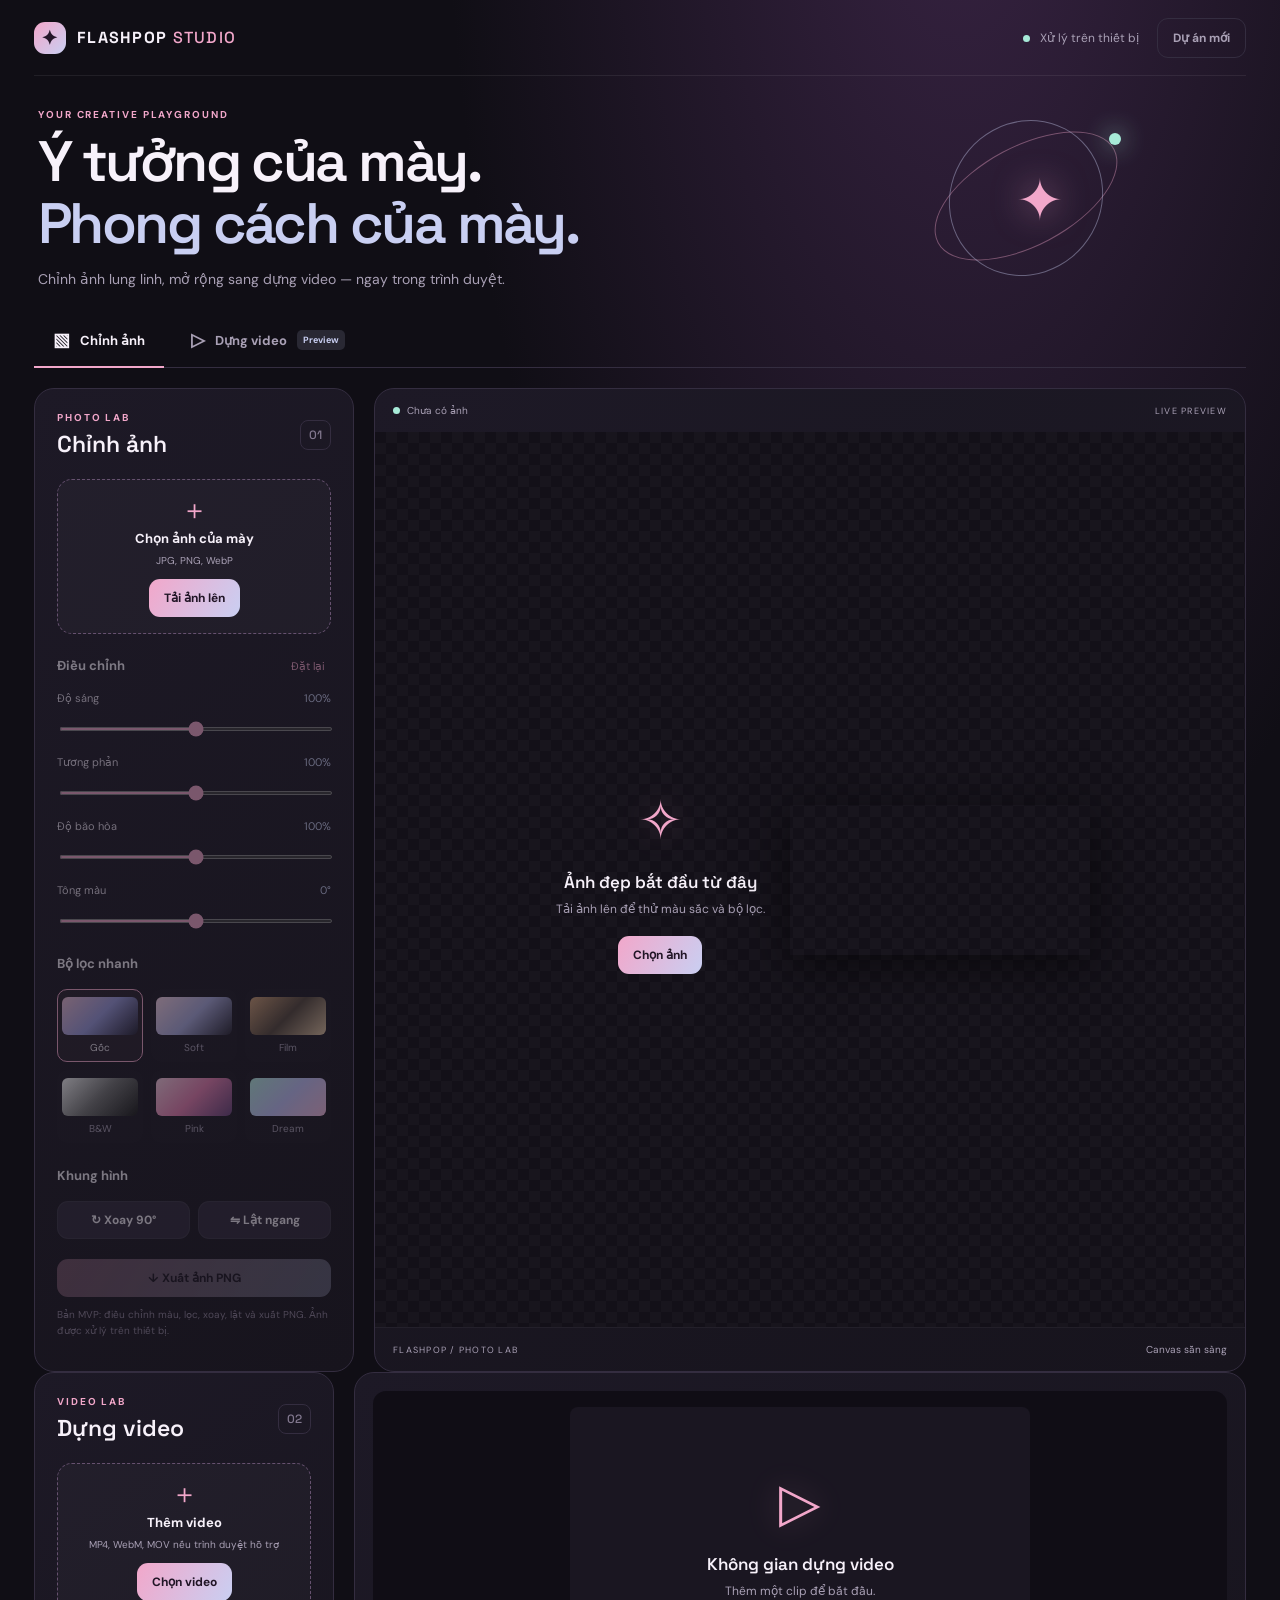
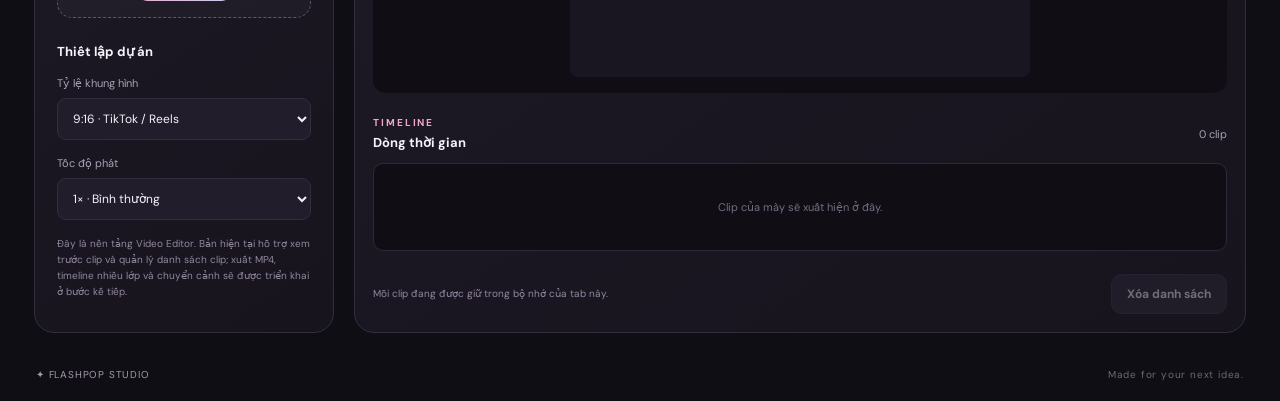
<file: src/index.html>
<!doctype html>
<html lang="vi">
<head>
  <meta charset="utf-8" />
  <meta name="viewport" content="width=device-width, initial-scale=1" />
  <meta name="theme-color" content="#17121f" />
  <meta name="description" content="FLASHPOP Studio — chỉnh ảnh và dựng video ngay trên trình duyệt." />
  <title>FLASHPOP Studio</title>
  <link rel="stylesheet" href="./css/styles.css" />
</head>
<body>
  <div class="app-shell">
    <header class="topbar">
      <a class="brand" href="#home" aria-label="FLASHPOP Studio trang chủ"><span class="brand-mark">✦</span><span>FLASHPOP <b>STUDIO</b></span></a>
      <div class="topbar-actions"><span class="local-badge"><i></i> Xử lý trên thiết bị</span><button class="button button-quiet" id="resetProjectBtn" type="button">Dự án mới</button></div>
    </header>

    <main>
      <section class="welcome" id="home">
        <div><p class="eyebrow">YOUR CREATIVE PLAYGROUND</p><h1>Ý tưởng của mày.<br><span>Phong cách của mày.</span></h1><p class="welcome-copy">Chỉnh ảnh lung linh, mở rộng sang dựng video — ngay trong trình duyệt.</p></div>
        <div class="welcome-orbit" aria-hidden="true"><span class="orbit orbit-one"></span><span class="orbit orbit-two"></span><span class="orbit-star">✦</span><span class="orbit-dot"></span></div>
      </section>

      <nav class="mode-tabs" aria-label="Chọn chế độ chỉnh sửa">
        <button class="mode-tab is-active" data-mode="photo" type="button"><span>▧</span> Chỉnh ảnh</button>
        <button class="mode-tab" data-mode="video" type="button"><span>▷</span> Dựng video <small>Preview</small></button>
      </nav>

      <section class="workspace photo-workspace" id="photoWorkspace">
        <aside class="tool-panel">
          <div class="panel-heading"><div><p class="eyebrow">PHOTO LAB</p><h2>Chỉnh ảnh</h2></div><span class="step-number">01</span></div>
          <label class="upload-zone" for="photoInput" id="photoDropZone"><span class="upload-icon">＋</span><strong>Chọn ảnh của mày</strong><span>JPG, PNG, WebP</span><span class="button button-primary">Tải ảnh lên</span><input id="photoInput" type="file" accept="image/*" /></label>
          <div class="controls disabled" id="photoControls" aria-disabled="true">
            <div class="control-heading"><h3>Điều chỉnh</h3><button id="resetAdjustmentsBtn" class="text-button" type="button">Đặt lại</button></div>
            <label class="range-control"><span>Độ sáng <output id="brightnessValue">100%</output></span><input id="brightness" type="range" min="40" max="160" value="100" /></label>
            <label class="range-control"><span>Tương phản <output id="contrastValue">100%</output></span><input id="contrast" type="range" min="40" max="160" value="100" /></label>
            <label class="range-control"><span>Độ bão hòa <output id="saturationValue">100%</output></span><input id="saturation" type="range" min="0" max="200" value="100" /></label>
            <label class="range-control"><span>Tông màu <output id="warmthValue">0°</output></span><input id="warmth" type="range" min="-40" max="40" value="0" /></label>
            <div class="control-heading filter-heading"><h3>Bộ lọc nhanh</h3></div>
            <div class="filter-grid">
              <button class="filter-chip is-selected" data-filter="original" type="button"><span class="filter-swatch swatch-original"></span>Gốc</button>
              <button class="filter-chip" data-filter="soft" type="button"><span class="filter-swatch swatch-soft"></span>Soft</button>
              <button class="filter-chip" data-filter="film" type="button"><span class="filter-swatch swatch-film"></span>Film</button>
              <button class="filter-chip" data-filter="mono" type="button"><span class="filter-swatch swatch-mono"></span>B&W</button>
              <button class="filter-chip" data-filter="pink" type="button"><span class="filter-swatch swatch-pink"></span>Pink</button>
              <button class="filter-chip" data-filter="dream" type="button"><span class="filter-swatch swatch-dream"></span>Dream</button>
            </div>
            <div class="control-heading"><h3>Khung hình</h3></div>
            <div class="button-row"><button class="button button-secondary" id="rotateBtn" type="button">↻ Xoay 90°</button><button class="button button-secondary" id="flipBtn" type="button">⇋ Lật ngang</button></div>
            <button class="button button-primary export-button" id="exportPhotoBtn" type="button" disabled>↓ Xuất ảnh PNG</button>
            <p class="hint">Bản MVP: điều chỉnh màu, lọc, xoay, lật và xuất PNG. Ảnh được xử lý trên thiết bị.</p>
          </div>
        </aside>

        <section class="preview-panel" aria-label="Xem trước ảnh">
          <div class="preview-toolbar"><div><span class="status-dot"></span><span id="photoStatus">Chưa có ảnh</span></div><span class="preview-label">LIVE PREVIEW</span></div>
          <div class="photo-stage" id="photoStage"><div class="empty-state" id="photoEmpty"><div class="empty-art">✧</div><h3>Ảnh đẹp bắt đầu từ đây</h3><p>Tải ảnh lên để thử màu sắc và bộ lọc.</p><button class="button button-primary" id="emptyUploadBtn" type="button">Chọn ảnh</button></div><canvas id="photoCanvas" hidden></canvas></div>
          <div class="preview-footer"><span>FLASHPOP / PHOTO LAB</span><span id="photoDimensions">Canvas sẵn sàng</span></div>
        </section>
      </section>

      <section class="workspace video-workspace" id="videoWorkspace" hidden>
        <aside class="tool-panel video-tools">
          <div class="panel-heading"><div><p class="eyebrow">VIDEO LAB</p><h2>Dựng video</h2></div><span class="step-number">02</span></div>
          <label class="upload-zone compact-upload" for="videoInput"><span class="upload-icon">＋</span><strong>Thêm video</strong><span>MP4, WebM, MOV nếu trình duyệt hỗ trợ</span><span class="button button-primary">Chọn video</span><input id="videoInput" type="file" accept="video/*" /></label>
          <div class="video-settings">
            <h3>Thiết lập dự án</h3>
            <label class="select-control">Tỷ lệ khung hình<select id="aspectRatio"><option value="9:16">9:16 · TikTok / Reels</option><option value="16:9">16:9 · YouTube</option><option value="1:1">1:1 · Vuông</option></select></label>
            <label class="select-control">Tốc độ phát<select id="playbackRate"><option value="0.5">0.5×</option><option value="0.75">0.75×</option><option value="1" selected>1× · Bình thường</option><option value="1.25">1.25×</option><option value="1.5">1.5×</option><option value="2">2×</option></select></label>
            <p class="hint">Đây là nền tảng Video Editor. Bản hiện tại hỗ trợ xem trước clip và quản lý danh sách clip; xuất MP4, timeline nhiều lớp và chuyển cảnh sẽ được triển khai ở bước kế tiếp.</p>
          </div>
        </aside>
        <section class="video-editor-panel">
          <div class="video-preview-wrap"><div class="video-preview" id="videoPreview"><div class="empty-state"><div class="empty-art">▷</div><h3>Không gian dựng video</h3><p>Thêm một clip để bắt đầu.</p></div></div></div>
          <div class="timeline-head"><div><p class="eyebrow">TIMELINE</p><h3>Dòng thời gian</h3></div><span id="clipCount">0 clip</span></div>
          <div class="timeline" id="timeline"><div class="timeline-empty">Clip của mày sẽ xuất hiện ở đây.</div></div>
          <div class="clip-list" id="clipList"></div>
          <div class="timeline-actions"><span class="hint">Mỗi clip đang được giữ trong bộ nhớ của tab này.</span><button class="button button-secondary" id="clearClipsBtn" type="button" disabled>Xóa danh sách</button></div>
        </section>
      </section>
    </main>
    <footer class="footer"><span>✦ FLASHPOP STUDIO</span><span>Made for your next idea.</span></footer>
  </div>
  <script type="module" src="./js/app.js"></script>
</body>
</html>
</file>
<file: src/css/styles.css>
@import url('https://fonts.googleapis.com/css2?family=DM+Sans:wght@400;500;600;700&family=Space+Grotesk:wght@400;500;600;700&display=swap');
:root{color-scheme:dark;--bg:#100e15;--panel:#1a1722;--panel-2:#211d2b;--line:#342d40;--text:#f7f1fa;--muted:#a9a0b5;--pink:#f2a7ca;--lav:#c9cff2;--mint:#a7ead8;--radius:20px;font-family:'DM Sans',sans-serif}*{box-sizing:border-box}body{margin:0;background:radial-gradient(ellipse at 75% -10%,#382343 0,transparent 38%),var(--bg);color:var(--text);min-height:100vh}button,input,select{font:inherit}button{cursor:pointer}button:focus-visible,input:focus-visible,select:focus-visible{outline:2px solid var(--pink);outline-offset:3px}.app-shell{max-width:1500px;margin:auto;padding:0 34px}.topbar{height:76px;display:flex;align-items:center;justify-content:space-between;border-bottom:1px solid #ffffff12}.brand{display:flex;gap:11px;align-items:center;color:var(--text);text-decoration:none;font:700 16px 'Space Grotesk',sans-serif;letter-spacing:.08em}.brand b{color:var(--pink);font-weight:500}.brand-mark{display:grid;place-items:center;width:32px;height:32px;border-radius:11px;background:linear-gradient(135deg,var(--pink),var(--lav));color:#241629;font-size:20px}.topbar-actions{display:flex;align-items:center;gap:18px}.local-badge{font-size:12px;color:var(--muted)}.local-badge i,.status-dot{display:inline-block;width:7px;height:7px;border-radius:50%;background:var(--mint);margin-right:7px}.button{border:0;border-radius:11px;padding:11px 15px;font-weight:700;font-size:12px;transition:transform .15s,filter .15s}.button:hover{filter:brightness(1.08);transform:translateY(-1px)}.button:disabled{opacity:.4;cursor:not-allowed;transform:none}.button-primary{background:linear-gradient(120deg,var(--pink),var(--lav));color:#211526}.button-secondary{background:#302a3b;color:var(--text);border:1px solid #ffffff0e}.button-quiet{background:transparent;color:var(--muted);border:1px solid var(--line)}.welcome{min-height:225px;display:flex;align-items:center;justify-content:space-between;position:relative;overflow:hidden;padding:32px 4px 26px}.eyebrow{font-size:10px;letter-spacing:.19em;font-weight:700;color:var(--pink);margin:0 0 10px}.welcome h1{font:600 clamp(34px,4.5vw,57px)/1.08 'Space Grotesk',sans-serif;letter-spacing:-.045em;margin:0}.welcome h1 span{color:var(--lav)}.welcome-copy{color:var(--muted);font-size:14px;margin:16px 0 0}.welcome-orbit{width:220px;height:180px;position:relative;margin-right:8%;flex-shrink:0}.orbit{position:absolute;border:1px solid #f2a7ca65;border-radius:50%;transform:rotate(-28deg)}.orbit-one{width:200px;height:100px;top:38px;left:0}.orbit-two{width:150px;height:160px;top:10px;left:25px;transform:rotate(40deg);border-color:#c9cff265}.orbit-star{position:absolute;top:55px;left:90px;font-size:57px;color:var(--pink);text-shadow:0 0 35px #f2a7ca99}.orbit-dot{position:absolute;top:25px;right:25px;width:12px;height:12px;border-radius:50%;background:var(--mint);box-shadow:0 0 25px #a7ead8}.mode-tabs{display:flex;gap:8px;border-bottom:1px solid var(--line);margin-bottom:20px}.mode-tab{display:flex;align-items:center;gap:10px;background:transparent;border:0;border-bottom:2px solid transparent;color:var(--muted);padding:14px 19px;font-weight:700;font-size:13px;margin-bottom:-1px}.mode-tab>span{font-size:18px}.mode-tab.is-active{color:var(--text);border-bottom-color:var(--pink)}.mode-tab small{font-size:9px;background:#c9cff222;color:var(--lav);padding:4px 6px;border-radius:5px}.workspace{display:grid;grid-template-columns:minmax(270px,340px) minmax(0,1fr);gap:20px;align-items:stretch}.tool-panel,.preview-panel,.video-editor-panel{background:linear-gradient(145deg,#1d1926,#17141d);border:1px solid var(--line);border-radius:var(--radius);overflow:hidden}.tool-panel{padding:22px}.panel-heading{display:flex;justify-content:space-between;align-items:center;margin-bottom:20px}.panel-heading .eyebrow{margin-bottom:5px}.panel-heading h2{font:600 23px 'Space Grotesk',sans-serif;margin:0}.step-number{font:500 12px 'Space Grotesk',sans-serif;color:#837990;border:1px solid var(--line);padding:6px 8px;border-radius:8px}.upload-zone{border:1px dashed #66516f;border-radius:15px;min-height:155px;display:flex;flex-direction:column;align-items:center;justify-content:center;gap:7px;background:#c9cff208;text-align:center;padding:16px;cursor:pointer}.upload-zone:hover{border-color:var(--pink);background:#f2a7ca0b}.upload-zone input{position:absolute;width:1px;height:1px;opacity:0;pointer-events:none}.upload-icon{font-size:27px;color:var(--pink);line-height:1}.upload-zone strong{font-size:13px}.upload-zone>span:not(.upload-icon):not(.button){font-size:10px;color:var(--muted)}.upload-zone .button{margin-top:5px}.controls{margin-top:23px}.controls.disabled{opacity:.45;pointer-events:none}.control-heading{display:flex;align-items:center;justify-content:space-between;margin:0 0 17px}.control-heading h3,.video-settings h3,.timeline-head h3{font-size:13px;margin:0;font-weight:700}.text-button{background:transparent;border:0;color:var(--pink);font-size:11px}.range-control{display:block;margin-bottom:19px}.range-control>span{display:flex;justify-content:space-between;font-size:11px;color:#e4dce9;margin-bottom:10px}.range-control output{color:var(--lav);font-variant-numeric:tabular-nums}input[type=range]{width:100%;accent-color:var(--pink);height:4px;cursor:pointer}.filter-heading{margin-top:27px}.filter-grid{display:grid;grid-template-columns:repeat(3,minmax(0,1fr));gap:8px;margin-bottom:24px}.filter-chip{border:1px solid transparent;background:#ffffff06;border-radius:10px;padding:7px 4px;color:var(--muted);font-size:10px}.filter-chip.is-selected{border-color:var(--pink);color:var(--text);background:#f2a7ca12}.filter-swatch{display:block;height:38px;border-radius:6px;margin-bottom:6px;background:linear-gradient(135deg,#f0c1d7,#9c9ce0,#242032)}.swatch-soft{filter:brightness(1.1) saturate(.7)}.swatch-film{background:linear-gradient(135deg,#d3a278,#57483e,#e6c8a4)}.swatch-mono{background:linear-gradient(135deg,#fff,#777,#181818)}.swatch-pink{background:linear-gradient(135deg,#ffd4e8,#ec81b5,#6c467e)}.swatch-dream{background:linear-gradient(135deg,#b9f1e6,#c7c8ff,#f8bfe1)}.button-row{display:grid;grid-template-columns:1fr 1fr;gap:8px}.button-row .button{padding:10px 6px}.export-button{width:100%;margin-top:20px}.hint{font-size:10px;line-height:1.6;color:#93889f}.preview-panel{min-width:0;display:flex;flex-direction:column;min-height:600px}.preview-toolbar,.preview-footer{display:flex;align-items:center;justify-content:space-between;padding:15px 18px;color:var(--muted);font-size:10px}.preview-label,.preview-footer span:first-child{font-size:9px;letter-spacing:.14em}.photo-stage{position:relative;flex:1;min-height:460px;display:flex;align-items:center;justify-content:center;overflow:hidden;background-color:#131018;background-image:linear-gradient(45deg,#ffffff05 25%,transparent 25%),linear-gradient(-45deg,#ffffff05 25%,transparent 25%),linear-gradient(45deg,transparent 75%,#ffffff05 75%),linear-gradient(-45deg,transparent 75%,#ffffff05 75%);background-size:22px 22px;background-position:0 0,0 11px,11px -11px,-11px 0}.photo-stage canvas{display:block;max-width:100%;max-height:600px;object-fit:contain;box-shadow:0 10px 45px #0008}.empty-state{text-align:center;padding:25px;color:var(--muted)}.empty-art{font-size:54px;color:var(--pink);text-shadow:0 0 32px #f2a7ca55;margin-bottom:15px}.empty-state h3{font:600 17px 'Space Grotesk',sans-serif;color:var(--text);margin:0 0 8px}.empty-state p{font-size:12px;margin:0 0 19px}.preview-footer{border-top:1px solid #ffffff0b}.preview-footer span:last-child{font-variant-numeric:tabular-nums}.video-workspace{grid-template-columns:minmax(260px,320px) minmax(0,1fr)}.compact-upload{min-height:140px}.video-settings{margin-top:25px}.video-settings h3{margin-bottom:16px}.select-control{display:block;font-size:11px;color:var(--muted);margin-bottom:16px}.select-control select{display:block;margin-top:8px;width:100%;border:1px solid var(--line);border-radius:9px;background:var(--panel-2);color:var(--text);padding:11px;font-size:12px}.video-editor-panel{padding:18px;min-width:0}.video-preview-wrap{display:flex;justify-content:center;background:#100d15;border-radius:13px;padding:16px;min-height:300px}.video-preview{width:min(100%,460px);min-height:270px;display:flex;align-items:center;justify-content:center;position:relative;overflow:hidden;border-radius:8px;background:#1a1621}.video-preview video{display:block;max-width:100%;max-height:440px;object-fit:contain}.timeline-head{display:flex;align-items:center;justify-content:space-between;margin:23px 0 12px}.timeline-head .eyebrow{margin-bottom:5px}.timeline-head>span{font-size:11px;color:var(--muted)}.timeline{min-height:88px;display:flex;align-items:center;gap:8px;overflow-x:auto;padding:10px;background:#100d15;border:1px solid #30283a;border-radius:10px}.timeline-empty{color:#766d82;font-size:11px;margin:auto}.timeline-clip{flex:0 0 110px;height:56px;border:1px solid #725b78;border-radius:7px;background:linear-gradient(135deg,#53354d,#28203a);display:flex;flex-direction:column;justify-content:space-between;padding:7px;font-size:10px;overflow:hidden}.timeline-clip strong{white-space:nowrap;text-overflow:ellipsis;overflow:hidden}.timeline-clip span{color:#d0c2d7;font-size:9px}.clip-list{display:grid;gap:7px;margin-top:10px}.clip-row{display:flex;align-items:center;justify-content:space-between;gap:10px;background:#ffffff05;border:1px solid #ffffff0c;padding:10px 12px;border-radius:9px;font-size:11px}.clip-row .clip-meta{min-width:0;overflow:hidden;text-overflow:ellipsis;white-space:nowrap}.clip-row button{background:transparent;color:#ffb4c9;border:0;font-size:11px}.timeline-actions{display:flex;align-items:center;justify-content:space-between;gap:10px;margin-top:13px}.footer{display:flex;justify-content:space-between;color:#6f6679;font-size:10px;letter-spacing:.08em;padding:25px 2px 20px;margin-top:10px}.footer span:first-child{color:#a79aaf}
@media(min-width:1100px){.photo-workspace{grid-template-columns:320px minmax(0,1fr)}.photo-stage canvas{max-height:680px}.video-workspace{grid-template-columns:300px minmax(0,1fr)}}
@media(max-width:760px){.app-shell{padding:0 14px}.topbar{height:62px}.brand{font-size:13px}.brand-mark{width:29px;height:29px}.local-badge{display:none}.topbar-actions{gap:5px}.button-quiet{padding:9px;font-size:10px}.welcome{min-height:185px;padding:26px 0}.welcome h1{font-size:36px}.welcome-copy{max-width:300px;font-size:12px;line-height:1.6}.welcome-orbit{position:absolute;right:-80px;opacity:.42;transform:scale(.75)}.mode-tabs{margin-bottom:13px}.mode-tab{padding:13px 11px;font-size:12px;flex:1;justify-content:center}.workspace,.video-workspace{grid-template-columns:minmax(0,1fr);gap:13px}.tool-panel{padding:16px}.panel-heading{margin-bottom:15px}.upload-zone{min-height:130px}.controls{margin-top:19px}.preview-panel{min-height:420px}.photo-stage{min-height:330px;padding:12px}.photo-stage canvas{max-height:450px}.preview-toolbar,.preview-footer{padding:12px}.filter-swatch{height:34px}.video-tools{order:0}.video-editor-panel{order:1;padding:12px}.video-preview-wrap{min-height:250px;padding:9px}.video-preview{min-height:225px}.video-preview video{max-height:360px}.footer{font-size:9px}.timeline-actions{align-items:flex-start;flex-direction:column}.timeline-actions .button{width:100%}}
@media(prefers-reduced-motion:reduce){*{scroll-behavior:auto!important;transition:none!important}}
</file>
